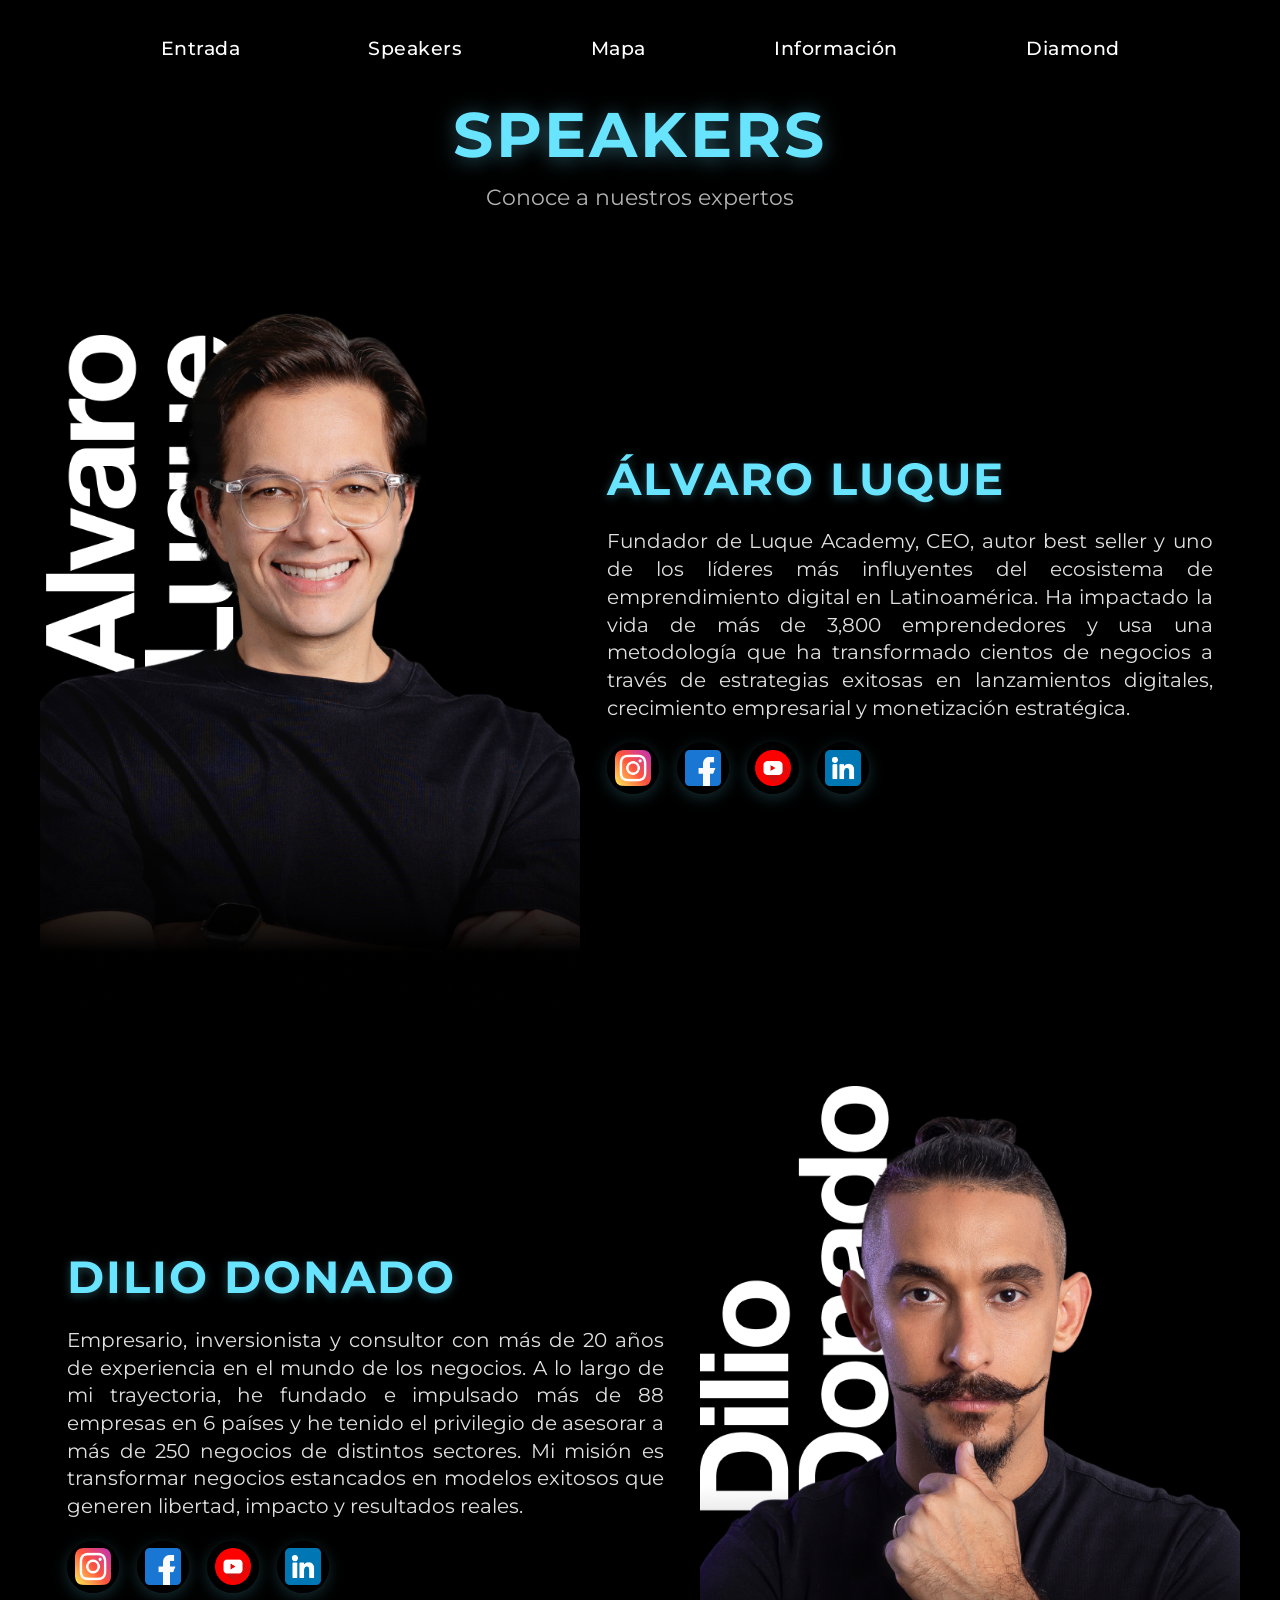
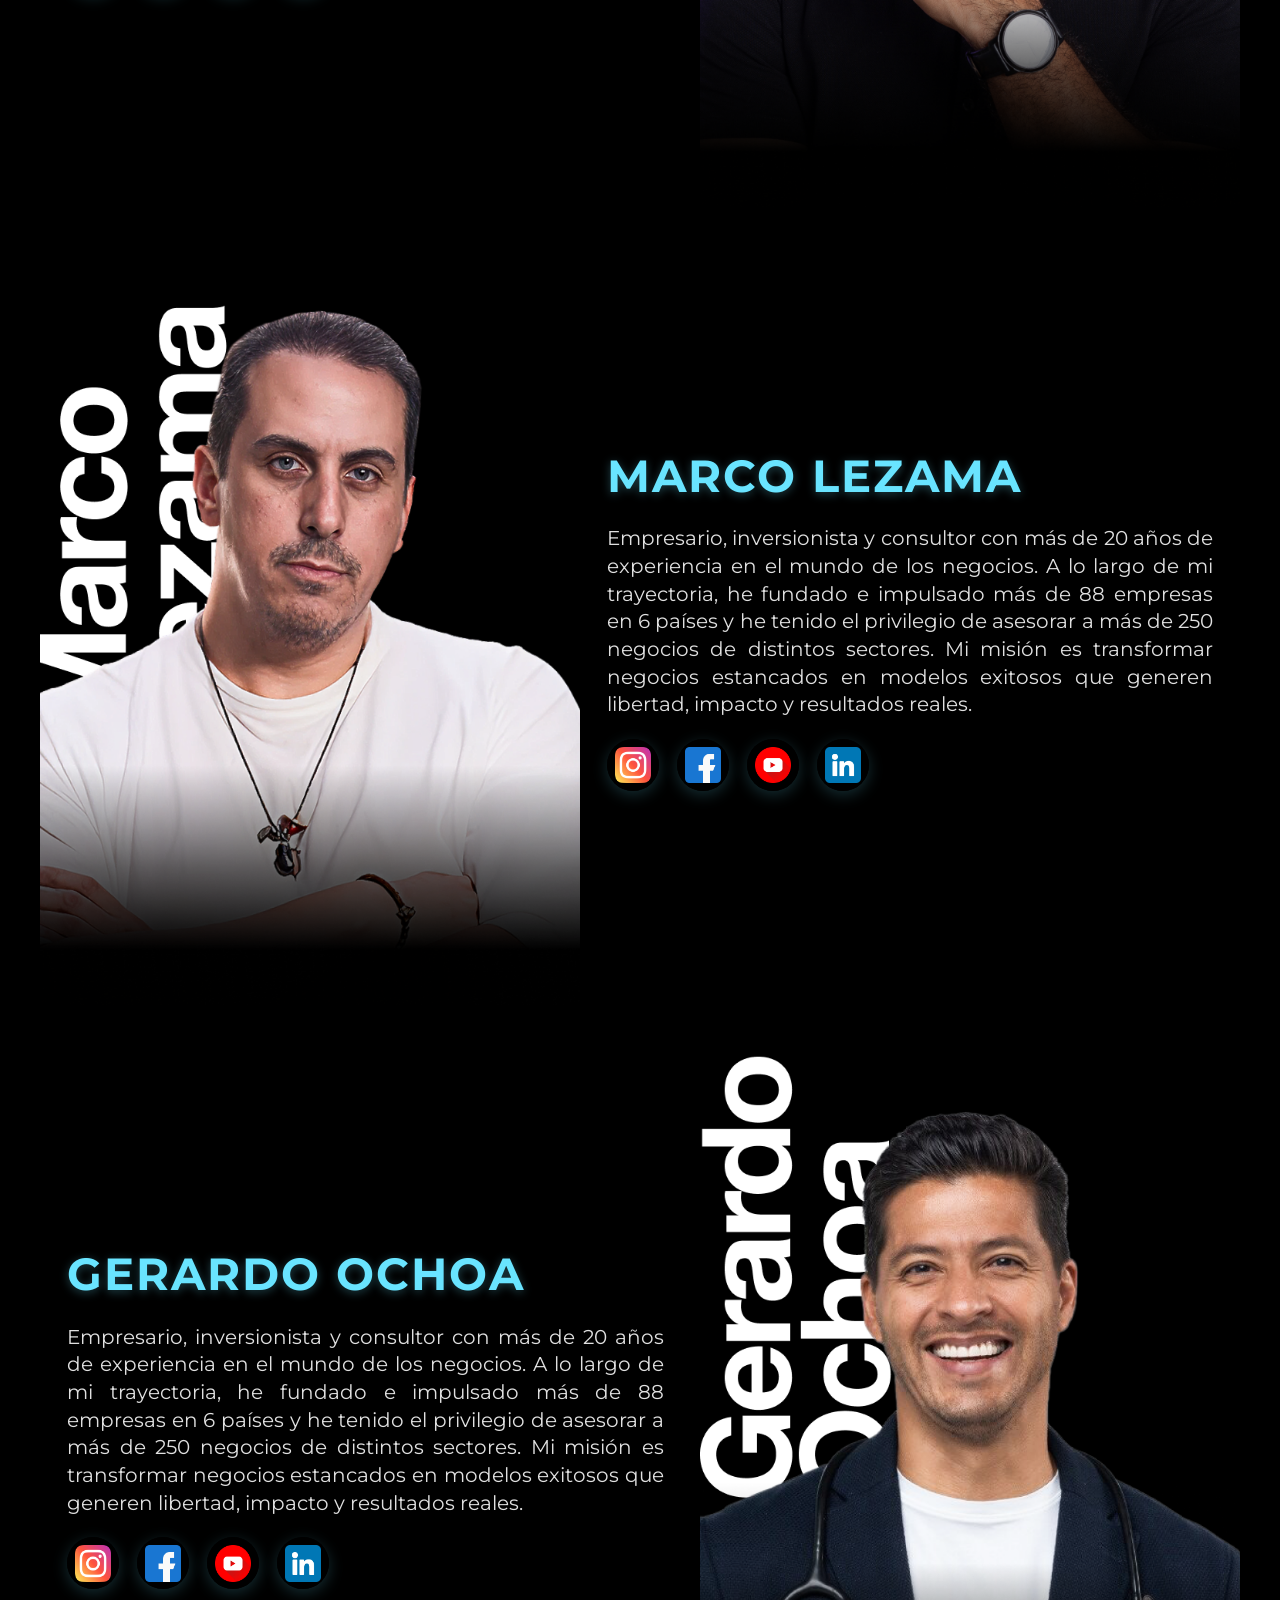
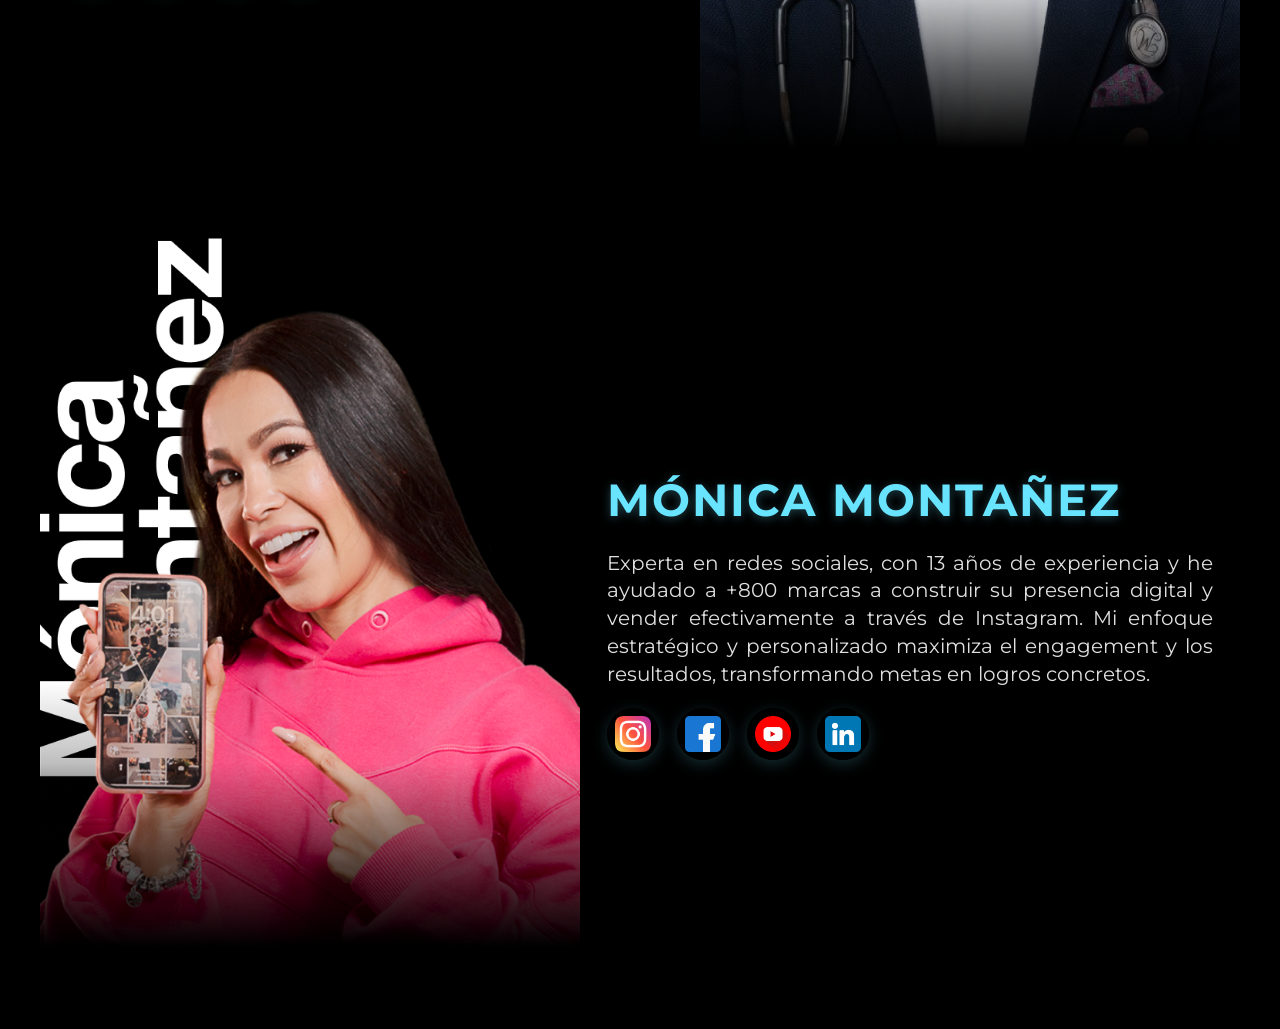
<file: DS2/speakers/speakers.html>
<!DOCTYPE html>
<html lang="es">

<head>
  <meta charset="UTF-8">
  <meta name="viewport" content="width=device-width, initial-scale=1.0">
  <title>Speakers - Luque Business Summit</title>
  <link rel="icon" type="image/png" href="../DS_WebFavicon.png">
  <link rel="stylesheet" href="Style.css">
  <link rel="stylesheet" href="../Style.css">
  <link href="https://fonts.googleapis.com/css2?family=Montserrat:wght@400;500;600;700&display=swap" rel="stylesheet">

  <!-- AOS (Animate On Scroll) -->
  <link href="https://unpkg.com/aos@2.3.1/dist/aos.css" rel="stylesheet">
</head>

<body>
  <div class="header">
    <nav class="nav">
      <ul class="nav-list">
        <li class="nav-item"><a href="../Index.html" class="nav-link">Entrada</a></li>
        <li class="nav-item"><a href="#" class="nav-link">Speakers</a></li>
        <li class="nav-item"><a href="../mapa/Mapa.html" class="nav-link">Mapa</a></li>
        <li class="nav-item"><a href="../info/Info.html" class="nav-link">Información</a></li>
        <li class="nav-item"><a href="../diamond/Diamond.html" class="nav-link">Diamond</a></li>
      </ul>
    </nav>
  </div>

  <main>
    <div class="speakers-container">
      <!-- Título Principal -->
      <div class="speakers-title" data-aos="fade-down" data-aos-duration="1000">
        <h1>SPEAKERS</h1>
        <p class="subtitle">Conoce a nuestros expertos</p>
      </div>

      <!-- Speaker 1 - Álvaro Luque - Entra por la DERECHA -->
      <div class="speaker-card" data-aos="fade-right" data-aos-duration="800" data-aos-delay="100">
        <div class="speaker-image">
          <img src="/DS2/speakers/speaker3.jpg" alt="Álvaro Luque">
        </div>
        <div class="speaker-content">
          <h2 class="speaker-name">ÁLVARO LUQUE</h2>
          <p class="speaker-description">
            Fundador de Luque Academy, CEO, autor best seller y uno de los líderes más influyentes
            del ecosistema de emprendimiento digital en Latinoamérica. Ha impactado la vida de
            más de 3,800 emprendedores y usa una metodología que ha transformado cientos de
            negocios a través de estrategias exitosas en lanzamientos digitales, crecimiento
            empresarial y monetización estratégica.
          </p>
          <div class="social-links">
            <a href="#" class="social-link instagram" target="_blank"><img src="instagram.png" alt="Instagram" style="width:70%;height:70%;object-fit:contain;"></a>
            <a href="#" class="social-link instagram" target="_blank"><img src="facebook.png" alt="Instagram" style="width:70%;height:70%;object-fit:contain;"></a>
            <a href="#" class="social-link instagram" target="_blank"><img src="youtube.png" alt="Instagram" style="width:70%;height:70%;object-fit:contain;"></a>
            <a href="#" class="social-link instagram" target="_blank"><img src="linkedin.png" alt="Instagram" style="width:70%;height:70%;object-fit:contain;"></a>
          </div>
        </div>
      </div>

      <!-- Speaker 2 - Layout invertido: descripción izquierda, foto derecha - Entra por la IZQUIERDA -->
      <div class="speaker-card speaker-reverse" data-aos="fade-left" data-aos-duration="800" data-aos-delay="200">
        <div class="speaker-image">
          <img src="speaker1.jpg" alt="Mike Johnson">
        </div>
        <div class="speaker-content">
          <h2 class="speaker-name">DILIO DONADO</h2>
          <p class="speaker-description">
            Empresario, inversionista y consultor con más de 20 años de experiencia en el mundo de los negocios. A lo
            largo de mi trayectoria, he fundado e impulsado más de 88 empresas en 6 países y he tenido el privilegio de
            asesorar a más de 250 negocios de distintos sectores. Mi misión es transformar negocios estancados en
            modelos exitosos que generen libertad, impacto y resultados reales.
          </p>
          <div class="social-links">
            <a href="#" class="social-link instagram" target="_blank"><img src="instagram.png" alt="Instagram" style="width:70%;height:70%;object-fit:contain;"></a>
            <a href="#" class="social-link instagram" target="_blank"><img src="facebook.png" alt="Instagram" style="width:70%;height:70%;object-fit:contain;"></a>
            <a href="#" class="social-link instagram" target="_blank"><img src="youtube.png" alt="Instagram" style="width:70%;height:70%;object-fit:contain;"></a>
            <a href="#" class="social-link instagram" target="_blank"><img src="linkedin.png" alt="Instagram" style="width:70%;height:70%;object-fit:contain;"></a>
          </div>
        </div>
      </div>

      <!-- Speaker 3 - Entra por la DERECHA -->
      <div class="speaker-card" data-aos="fade-right" data-aos-duration="800" data-aos-delay="300">
        <div class="speaker-image">
          <img src="speaker2.jpg" alt="Laura González">
        </div>
        <div class="speaker-content">
          <h2 class="speaker-name">MARCO LEZAMA</h2>
          <p class="speaker-description">
            Empresario, inversionista y consultor con más de 20 años de experiencia en el mundo de los negocios. A lo
            largo de mi trayectoria, he fundado e impulsado más de 88 empresas en 6 países y he tenido el privilegio de
            asesorar a más de 250 negocios de distintos sectores. Mi misión es transformar negocios estancados en
            modelos exitosos que generen libertad, impacto y resultados reales.
          </p>
           <div class="social-links">
            <a href="#" class="social-link instagram" target="_blank"><img src="instagram.png" alt="Instagram" style="width:70%;height:70%;object-fit:contain;"></a>
            <a href="#" class="social-link instagram" target="_blank"><img src="facebook.png" alt="Instagram" style="width:70%;height:70%;object-fit:contain;"></a>
            <a href="#" class="social-link instagram" target="_blank"><img src="youtube.png" alt="Instagram" style="width:70%;height:70%;object-fit:contain;"></a>
            <a href="#" class="social-link instagram" target="_blank"><img src="linkedin.png" alt="Instagram" style="width:70%;height:70%;object-fit:contain;"></a>
          </div>
        </div>
      </div>

      <!-- Speaker 4 - Layout invertido: descripción izquierda, foto derecha - Entra por la IZQUIERDA -->
      <div class="speaker-card speaker-reverse" data-aos="fade-left" data-aos-duration="800" data-aos-delay="400">
        <div class="speaker-image">
          <img src="speaker4.jpg" alt="Gerardo Morales">
        </div>
        <div class="speaker-content">
          <h2 class="speaker-name">GERARDO OCHOA</h2>
          <p class="speaker-description">
            Empresario, inversionista y consultor con más de 20 años de experiencia en el mundo de los negocios. A lo
            largo de mi trayectoria, he fundado e impulsado más de 88 empresas en 6 países y he tenido el privilegio de
            asesorar a más de 250 negocios de distintos sectores. Mi misión es transformar negocios estancados en
            modelos exitosos que generen libertad, impacto y resultados reales.
          </p>
           <div class="social-links">
            <a href="#" class="social-link instagram" target="_blank"><img src="instagram.png" alt="Instagram" style="width:70%;height:70%;object-fit:contain;"></a>
            <a href="#" class="social-link instagram" target="_blank"><img src="facebook.png" alt="Instagram" style="width:70%;height:70%;object-fit:contain;"></a>
            <a href="#" class="social-link instagram" target="_blank"><img src="youtube.png" alt="Instagram" style="width:70%;height:70%;object-fit:contain;"></a>
            <a href="#" class="social-link instagram" target="_blank"><img src="linkedin.png" alt="Instagram" style="width:70%;height:70%;object-fit:contain;"></a>
          </div>
        </div>
      </div>


      <!-- Speaker 5 - Entra por la DERECHA -->
      <div class="speaker-card" data-aos="fade-right" data-aos-duration="800" data-aos-delay="500">
        <div class="speaker-image">
          <img src="speaker5.jpg" alt="Laura González">
        </div>
        <div class="speaker-content">
          <h2 class="speaker-name">MÓNICA MONTAÑEZ</h2>
          <p class="speaker-description">
            Experta en redes sociales, con 13 años de experiencia y he ayudado a +800 marcas a construir su presencia
            digital y vender efectivamente a través de Instagram. Mi enfoque estratégico y personalizado maximiza el
            engagement y los resultados, transformando metas en logros concretos.
          </p>
          <div class="social-links">
            <a href="#" class="social-link instagram" target="_blank"><img src="instagram.png" alt="Instagram" style="width:70%;height:70%;object-fit:contain;"></a>
            <a href="#" class="social-link instagram" target="_blank"><img src="facebook.png" alt="Instagram" style="width:70%;height:70%;object-fit:contain;"></a>
            <a href="#" class="social-link instagram" target="_blank"><img src="youtube.png" alt="Instagram" style="width:70%;height:70%;object-fit:contain;"></a>
            <a href="#" class="social-link instagram" target="_blank"><img src="linkedin.png" alt="Instagram" style="width:70%;height:70%;object-fit:contain;"></a>
          </div>
        </div>
      </div>


    </div>
  </main>

  <!-- AOS JavaScript -->
  <script src="https://unpkg.com/aos@2.3.1/dist/aos.js"></script>
  <script>
    // Inicializar AOS
    AOS.init({
      duration: 800, // Duración base de las animaciones
      easing: 'ease-in-out', // Tipo de easing
      once: true, // Animar solo una vez
      offset: 50, // Offset desde el trigger point
      delay: 100, // Delay global
    });
  </script>
</body>

</html>
</file>
<file: DS2/speakers/Style.css>
/* Estilos para la página de Speakers */

html {
    overflow: auto !important;
    -ms-overflow-style: auto !important;
    scrollbar-width: auto !important;
}

html::-webkit-scrollbar {
    display: block !important;
}

body {
    background-color: #000;
    margin: 0;
    font-family: 'Montserrat', Arial, sans-serif;
    color: white;
    overflow: auto !important; /* Forzar scroll y sobreescribir CSS principal */
    position: static !important; /* Sobreescribir position fixed del CSS principal */
    width: auto !important;
    height: auto !important;
    max-width: none !important;
}

main {
    margin-top: 0;
    padding-top: 0;
}

.speakers-container {
    display: flex;
    flex-direction: column;
    align-items: center;
    padding: 1em 0.5em;
    padding-top: 0;
    min-height: auto;
    gap: 1em; /* Mucho menos espacio entre speakers */
}

.speakers-title {
    text-align: center;
    margin-bottom: 0.5em; /* Menos espacio después del título */
}

.speakers-title h1 {
    font-size: 3.5em;
    font-weight: 700;
    color: #69E4FF;
    text-shadow: 0 2px 20px rgba(105, 228, 255, 0.4);
    letter-spacing: 3px;
    margin: 0;
}

.speakers-title .subtitle {
    font-size: 1.2em;
    color: #e0e0e0;
    margin: 0.5em 0 0 0;
    opacity: 0.8;
}

.speaker-card {
    display: flex;
    max-width: 1200px;
    width: 100%;
    margin-bottom: 0.5em; /* Mucho menos margen entre tarjetas */
    /* Removemos todo el efecto de recuadro */
    /* background: rgba(255, 255, 255, 0.02); */
    /* backdrop-filter: blur(10px); */
    /* border-radius: 20px; */
    /* overflow: hidden; */
    /* box-shadow: 0 20px 40px rgba(0, 0, 0, 0.3); */
    /* border: 1px solid rgba(255, 255, 255, 0.1); */
}

/* Layout alternado: imagen derecha, contenido izquierda en desktop */
.speaker-card.speaker-reverse {
    flex-direction: row-reverse;
}

/* Ajustar padding del contenido en layout reverso - solo en desktop */
@media (min-width: 769px) {
    .speaker-card.speaker-reverse .speaker-content {
        padding-right: 2em; /* Reducir espacios en layout reverso */
        padding-left: 1.5em;
    }
    
    /* Asegurar que el patrón alternado funcione correctamente */
    .speaker-card {
        flex-direction: row; /* Imagen izq, contenido der */
    }
    
    .speaker-card.speaker-reverse {
        flex-direction: row-reverse; /* Imagen der, contenido izq */
    }
}

.speaker-image {
    flex: 0 0 45%;
    position: relative;
}

.speaker-image img {
    width: 100%;
    height: 100%;
    object-fit: cover;
    display: block;
}

/* Asegurar que en móviles no se recorte */
@media (max-width: 768px) {
    .speaker-image img {
        object-fit: contain; /* No recortar en móviles */
    }
}

.speaker-content {
    flex: 1;
    padding: 1.5em; /* Reducir padding interno */
    display: flex;
    flex-direction: column;
    justify-content: center;
}

.speaker-name {
    font-size: 2.5em;
    font-weight: 700;
    margin: 0 0 0.5em 0; /* Menos margen debajo del nombre */
    color: #69E4FF;
    text-shadow: 0 2px 10px rgba(105, 228, 255, 0.3);
    letter-spacing: 2px;
}

.speaker-description {
    font-size: 1.1em;
    line-height: 1.4; /* Menor interlineado */
    color: #e0e0e0;
    margin: 0 0 1em 0; /* Menos margen debajo de la descripción */
    text-align: justify;
}

.social-links {
    display: flex;
    gap: 1em;
}

.social-link {
    display: inline-flex;
    align-items: center;
    justify-content: center;
    width: 52px;
    height: 52px;
    border-radius: 50%;
    background: linear-gradient(135deg, #000000 0%, #000000 50%, #000000 100%);
    text-decoration: none;
    font-size: 1.4em;
    transition: transform 0.3s ease, box-shadow 0.3s ease;
    box-shadow: 0 4px 15px rgba(105, 228, 255, 0.2);
}

.social-link:hover {
    transform: translateY(-5px) scale(1.1);
    box-shadow: 0 8px 25px rgba(105, 228, 255, 0.4);
}

/* Responsive Design */
@media (max-width: 768px) {
    .speakers-container {
        padding-top: 0;
        gap: 0.5em; /* Mínimo espacio en móvil */
    }
    
    .speakers-title h1 {
        font-size: 2.5em;
    }
    
    /* En móvil, todos los speakers en columna (imagen arriba, contenido abajo) */
    .speaker-card,
    .speaker-card.speaker-reverse {
        flex-direction: column !important; /* Forzar columna en móvil */
        margin: 0.5em;
    }
    
    /* Resetear padding del contenido en móvil */
    .speaker-card .speaker-content,
    .speaker-card.speaker-reverse .speaker-content {
        padding: 1em 1em; /* Padding más compacto en móvil */
    }
    
    .speaker-image {
        flex: none;
        height: auto; /* Altura automática para mantener proporción */
        max-height: 50vh; /* Máximo 50% de la altura de pantalla */
    }
    
    .speaker-image img {
        width: 100%;
        height: auto; /* Altura automática para mantener proporción */
        object-fit: contain; /* Contener sin recortar */
        max-height: 50vh; /* Limitar altura máxima */
    }
    
    .speaker-content {
        padding: 2em 1.5em;
    }
    
    .speaker-name {
        font-size: 2em;
        text-align: center;
    }
    
    .speaker-description {
        font-size: 1em;
    }
    
    .social-links {
        justify-content: center;
    }
}

@media (max-width: 480px) {
    .speakers-container {
        padding: 0.25em;
        padding-top: 0;
        gap: 0.25em; /* Mínimo espacio en móviles pequeños */
    }
    
    .speakers-title h1 {
        font-size: 2em;
    }
    
    .speakers-title .subtitle {
        font-size: 1em;
    }
    
    .speaker-image {
        max-height: 60vh; /* Un poco más de altura en móviles pequeños */
    }
    
    .speaker-image img {
        max-height: 60vh; /* Consistente con el contenedor */
    }
    
    .speaker-content {
        padding: 1.5em 1em;
    }
    
    .speaker-name {
        font-size: 1.5em;
    }
    
    .speaker-description {
        font-size: 0.9em;
    }
    
    .social-link {
        width: 45px;
        height: 45px;
        font-size: 1.3em;
    }
}
</file>
<file: DS2/Style.css>
@media (max-width: 900px) {
  .menu-header {
    position: fixed;
    top: 0;
    left: 0;
    transform: none;
    width: 100vw;
    height: auto;
    background: #23272b;
    z-index: 9999;
    display: flex;
    flex-direction: row;
    justify-content: flex-start;
    align-items: center;
    box-shadow: 0 2px 8px rgba(0,0,0,0.18);
    border-radius: 0 0 8px 8px;
    padding: 0.5em 0.5em;
    margin-top: 0;
  }
  .menu-toggle {
    display: block;
    background: none;
    border: none;
    color: #fff;
    font-size: 2em;
    margin-left: 1em;
    cursor: pointer;
    z-index: 10000;
  }
  .nav {
    width: 100vw;
    flex-direction: column;
    align-items: flex-start;
    justify-content: flex-start;
    height: auto;
    display: flex;
  }
  .nav-list {
    display: none;
    flex-direction: column;
    gap: 0;
    width: 100vw;
    align-items: stretch;
    justify-content: flex-start;
    margin: 0;
    padding: 0;
    height: auto;
    background: #23272b;
    box-shadow: 0 2px 8px rgba(0,0,0,0.18);
    position: absolute;
    top: 100%;
    left: 0;
    border-radius: 0 0 8px 8px;
  }
  .nav-list.active {
    display: flex;
  }
  .nav-link {
    font-size: 1.1rem;
    color: #fff;
    text-align: left;
    width: 100vw;
    padding: 1em 2em;
    border-bottom: 1px solid #333;
    background: none;
    font-weight: 600;
    letter-spacing: 1px;
    transition: background 0.2s, color 0.2s;
  }
  .nav-link:hover {
    background: #181a1b;
    color: #69E4FF;
  }
  .nav-link:last-child {
    border-bottom: none;
  }
}
@media (min-width: 901px) {
  .menu-toggle {
    display: none !important;
  }
  .nav-list {
    display: flex !important;
    flex-direction: row;
    gap: 3em;
    background: transparent;
    position: static;
    box-shadow: none;
    border-radius: 0;
    width: auto;
    align-items: center;
    justify-content: center;
    padding: 1em 0;
  }
  .nav-link {
    font-size: 1.2rem;
    color: #fff;
    text-align: center;
    width: auto;
    padding: 0.7em 1em;
    border: none;
    background: none;
    font-weight: 500;
    letter-spacing: 0.5px;
    transition: color 0.2s;
  }
  .nav-link:hover {
    color: #69E4FF;
    background: none;
  }
}
canvas#particleCanvas, .spotlight {
    pointer-events: none;
}
/* Menú fijo y siempre visible */
.menu-header {
    position: fixed;
    top: 0;
    left: 0;
    width: 100vw;
    z-index: 1000;
        background: transparent;
    box-shadow: 0 2px 8px rgba(0,0,0,0.08);
}
.menu-header .nav {
    width: 100vw;
    display: flex;
    justify-content: center;
    align-items: center;
}
.menu-header .nav-list {
    display: flex;
    gap: 3em;
    list-style: none;
    margin: 0;
    padding: 1em 0;
}
.menu-header .nav-link {
    color: #fff;
    font-size: 1.2rem;
    font-weight: 500;
    text-decoration: none;
    transition: color 0.3s;
}
.menu-header .nav-link:hover {
    color: #69E4FF;
}
    .hero {
        top: 6em !important;
    }
    .heroP {
        top: 20.6em !important;
    }
    .heroSubP {
        top: 18em !important;
    }
/* @import url('https://fonts.cdnfonts.com/css/hubot-sans'); */
@import url('https://fonts.googleapis.com/css2?family=Montserrat:wght@400;500;600;700&display=swap');
*{ 
    box-sizing: border-box; 
    -webkit-font-smoothing: antialiased; 
    text-rendering: optimizeLegibility; 
    scroll-behavior: smooth;}

html.use body { height: 100%; }

html::-webkit-scrollbar { display: none; }
html { -ms-overflow-style: none; scrollbar-width: none; }

body {
    background-image: url('/Recursos/img/Fondo.png');
    margin: 0;
    font-family: 'Montserrat', Arial, sans-serif;
    background-repeat: no-repeat;
    background-size: cover; /* Ocupa todo el fondo en cualquier pantalla */
    background-position: center; /* Centra la imagen */
    background-blend-mode: darken;
    font-size: max(calc(var(--_size) * 0.03), 10px);
    --_factor: min(600px, 100vh);
    --_size: min(var(--_factor), 100vw);
    width: 100vw;
    min-height: 100vh;
    max-width: 100vw;
}

body.gold .header h2 ,
body.gold p,
body.gold > * > * :not(.contact-btn) {  
    filter: invert(1) brightness(4.7);
}
body.gold .header h2 a{
    filter: hue-rotate(0deg);
}
body.gold canvas {
    filter: drop-shadow(2em 4em 0px #d8bd10) drop-shadow(-8em -14em 0px #d8bd10);
}
body.gold .header .spotlight {
    filter: invert(1) brightness(4.7) opacity(0.5);
}

body.gold .content-section,
body.gold .content-section ::before,
body.gold .content-section ::after{
    filter: invert(1) brightness(4.4) opacity(1);
}

/* h2 {
    font-family: 'Montserrat', sans-serif;
} */
h2, p {
    margin: 0; padding: 0;
}
h2 a {
    text-decoration: none;
    color: unset;
}

.header {
    display: flex; 
    justify-content: center;
    align-items: center;
    
    width: 100vw;
    color: #00BEBE;
    padding: 2em; 
    opacity: 1;
}


.nav {
    padding: 0; /* Elimina el padding superior e inferior */
}

.nav-list {
    display: flex;
    column-gap: 5em; /* Aumenta el espacio entre los elementos del menú */
    list-style: none; /* Elimina los puntos de la lista */
    margin: 0; /* Elimina el margen por defecto */
    padding: 0; /* Elimina el padding por defecto */
}

/* .nav-item {
    gap: 50em;
} */

.nav-link {
    text-decoration: none;
    color: rgb(255, 255, 255);
    font-size: 1.2rem;
    font-weight: 500;
    transition: color 0.3s; /* Mejora la transición solo para el color */
}

.nav-link:hover {
    color: rgb(255, 255, 255);
    text-shadow: 0 2px 8px rgba(255, 255, 255, 0.822); /* Añade un efecto de sombra al pasar el mouse */
}


body.gold .header > div.mid-spot:hover {
    box-shadow: -0.3em 0.1em 0.2em 0 #00BEBE;
}

body.gold .header > div.mid-spot {
    box-shadow: 0 0 1em 0 #d8bd10;
}



button.contact-btn {
    position: absolute; left: min(46em, 60vw); right: 0; margin: 0 auto;
    width: 8em; height: 2.4em;
    cursor: pointer;
    border-radius: 20em;
    border: none;
    transition: background 0.5s, transform 0.5s;
    
    border: 1px solid #c2ccff33;
    opacity: 1;
    padding-top: 0.3em;

    background: #121521;
    color: #00BEBE;
    white-space:nowrap;
}
button.contact-btn::before {
    content: ''; display: block; position:absolute; left: 0; top:0; border-radius: 20em;
    width: 100%; height: 100%;
    background: #c2ccff91 radial-gradient(farthest-side at 50% 100%, #c2ccff, transparent);
    opacity: 0.1;
    transition: all 0.4s ease-in-out;
}
button.contact-btn:hover::before {
    background: #c2ccff1e radial-gradient(farthest-side at 50% 100%, #c2ccff, transparent);
    opacity: 0.3;
}
.contact-btn .glow {
    --border-width: 1px;
    --loop-cycle: 24s;
    position: absolute;
    inset: calc(var(--border-width)* -1);
    border-radius: 50px;
    border: var(--border-width) solid transparent;
    -webkit-mask: linear-gradient(transparent, transparent), linear-gradient(white, white);
    mask: linear-gradient(transparent, transparent), linear-gradient(white, white);
    -webkit-mask-clip: padding-box, border-box;
    mask-clip: padding-box, border-box;
    -webkit-mask-composite: source-in, xor;
    mask-composite: intersect;
    pointer-events: none;
}
button.contact-btn:hover .glow {
    --loop-cycle: 2s;
}
.contact-btn .glow::after, .contact-btn .glow::before {
    content: "";
    height: 100%;
    offset-anchor: 100% 50%;
    background: radial-gradient(circle at 50% 50%, hsla(0, 0%, 100%, 0.75), transparent 50%), radial-gradient(circle at 50% 50%, #c2ccff 50%, transparent);
    opacity: 0.4;
    offset-path: rect(0 100% 100% 0 round 33px);
    position: absolute;
    display: inline-block;
    aspect-ratio: 1 / 1;
    transition: opacity 1s ease-in-out;
}
.contact-btn-content {
    background: linear-gradient(0deg, #d8ecf8, #98c0ef);
    background-clip: text;
    -webkit-text-fill-color: transparent;
    font-size: 1.2em;
    line-height: 142%;
}
button.contact-btn:hover .glow::after, button.contact-btn:hover .glow::before {
    opacity: 0.6;
}


.header .spotlight {
    pointer-events: none;
    position: absolute; left: 0; right: 0; top:0; margin: 0 auto;
    transition: filter 1s ease-in-out;
    height: 60em; width: 100%;
    overflow: hidden;
}
.header .spotlight > div {
    border-radius: 0 0 50% 50%;
    position: absolute; left: 0; right: 0; margin: 0 auto; 
    top: 3em;
    width: 30em; 
    height: max(60em, 100vh);
    background-image: conic-gradient(from 0deg at 50% -5%, transparent 45%, #3d3d3d28 49%, rgba(65, 65, 65, 0.459) 50%, rgba(63, 63, 63, 0.3) 51%, transparent 55%);
    transform-origin: 50% 0;
    filter: blur(15px) opacity(0.5);
    z-index: -1;
    scale: 1;
}
.header .spotlight > div:nth-child(1){ 
    rotate: 20deg;
}
.header .spotlight > div:nth-child(2){ 
    rotate: -20deg;
}


canvas#particleCanvas {
    position: absolute; pointer-events: none;
    z-index: 1;
    width: 100%;
    height: 100%;
    opacity: 1;
}   

p {
    font-size: 1.5em;
}

.hero {
    display: flex;
    align-items: center;
    justify-content: center;
    width: 100%;
    height: 100%;
    max-height: 140px;
    position: absolute; 
    top: 10em;
}




.heroP {
    font-size: 1.2em;
    position: absolute; left: 0; right: 0; top: 24em; margin: auto;
    height: fit-content; width: fit-content; text-align: center;
    opacity: 1;
    color: #d8ecf8;
    text-shadow: 0 2px 16px rgba(174,207,242,.24);
    background: linear-gradient(0deg, #d8ecf8 0, #98c0ef 100%);
    background-clip: text;
    -webkit-background-clip: text;
    -webkit-text-fill-color: transparent;
}


.heroSubP {
    width: 35%;
    text-align: center;
    position: absolute; 
    left: 0; 
    right: 0; 
    top: 21em; 
    margin: auto;
    height: fit-content;
    opacity: 0.7;
}

.use {
    width: 26%;
    text-align: center;
    position: absolute; 
    left: 0; 
    right: 0; 
    top: 30em; 
    margin: auto;
    height: fit-content;
    opacity: 0.7;
}

.use p {
    font-size: 1em;
    position: relative; width: fit-content; margin: auto;
    color: #d8ecf8;
    text-shadow: 0 2px 16px rgba(174,207,242,.24);
    background: linear-gradient(0deg, #d8ecf8 0, #98c0ef 100%);
    background-clip: text;
    -webkit-background-clip: text;
    -webkit-text-fill-color: transparent;
}

/* Estilos para el texto */
.use label {
    font-size: 0.8rem;
    color: #d8ecf8; /* Color del texto */
}

.use a{
    color: white;
}


#consentCheckbox {
    width: 12px; /* Ancho del checkbox */
    height: 12px; /* Altura del checkbox */
    margin-right: 10px; /* Espacio entre el checkbox y el texto */
    cursor: pointer; /* Cambia el cursor al pasar sobre el checkbox */
}

/* Efecto al pasar el mouse sobre el checkbox */
#consentCheckbox:hover {
    outline: 2px solid #007BFF; /* Resalta el checkbox al pasar el mouse */
}



.heroSubP p {
    font-size: 1.2em;
    font-weight: 700;
    position: relative; width: fit-content; margin: auto;
    color: #d8ecf8;
    text-shadow: 0 2px 16px rgba(174,207,242,.24);
    background: linear-gradient(0deg, #d8ecf8 0, #98c0ef 100%);
    background-clip: text;
    -webkit-background-clip: text;
    -webkit-text-fill-color: transparent;
}
.heroSubP p::before,
.heroSubP p::after {
    position: absolute; top: 60%; 
    display: block; content: '';
    width: 5em; height: 1px;
    opacity: 0.3;
}

.heroSubP p::before{
    background: linear-gradient( -90deg, #9dc3f7 0%, transparent 100%);
    right: 120%;
    translate: -5em 0;
}
.heroSubP p::after {
    background: linear-gradient( 90deg, #9dc3f7 0%, transparent 100%);
    left: 120%;
    translate: 5em 0;
}


.title {   
    display: flex;
    justify-content: center;
    text-align: center;
    padding: 15px;
    width: 40%;
}

.title img {
    margin-left: 25px;
    margin-top: 90px;
    max-width: 80%;
    height: auto;
    opacity: 1;
    transform: scale(1);
}

.hero-spacer {
    height: 40em;
    pointer-events: none;
}

.content-section {
    position: relative;
    z-index: 1112;
    color: #69E4FF;
    width: 100%;
    text-align: center;
    padding: 16em 0 12em 0;
    overflow: hidden;
}

.content-section p.subt {
    color: #d8ecf8be;
    font-size: 0.8em;
    font-weight: 200;
    position: relative;
    width: fit-content;
    margin: auto;
}
.content-section h3 {
    margin: 0.4em 0 0.6em 0;
    font-size: 2.3em;
    font-weight: 600;
    color: #69E4FF;
    text-shadow: 0 2px 16px rgba(174,207,242,.24);
    background: linear-gradient(0deg, #69E4FF 0, #69E4FF 100%);
    background-clip: text;
    -webkit-background-clip: text;
    -webkit-text-fill-color: transparent;
}
.content-section p.subp {
    color: #d8ecf8be;
    font-size: 1em;
    font-weight: 400;
    max-width: 26em;
    margin: auto;
}

.content-section p.subt::before,
.content-section p.subt::after {
    position: absolute; top: 60%; 
    display: block; content: '';
    width: 5em; height: 1px;
    opacity: 0.5;
}
.content-section p.subt::before{
    background: linear-gradient( -90deg, #9dc3f7 0%, transparent 100%);
    right: 120%;
    top: 50%;
}
.content-section p.subt::after {
    background: linear-gradient( 90deg, #9dc3f7 0%, transparent 100%);
    left: 120%;
    top: 50%;
}

.content-section .content-acc {
    position: absolute;
    left: 0; right: 0; top: 25%; margin: auto;
    display: flex; justify-content: center;
}
.content-section .content-acc div{
    width: 10em; height: 10em;
    border-radius: 50%;
    box-shadow: 
    -1em -0.2em 0.4em -1.1em #69E4FF,
    inset 0em 0em 0em 2px #69E4FF,
    inset 0.2em 0.3em 0.2em -0.2em #69E4FF,
    inset -1.2em 2.3em 2em -0.5em #d4e6ff2f;
    background: #121521;
    z-index: 1;
    filter: brightness(0.8);
    background: repeating-radial-gradient( at 50% 50%, transparent 0%, #c2ccff22 2px, transparent 4px);
    translate: -18em;
}
.content-section .content-acc div:nth-child(2){
    translate: 18em 12em;
    border-radius: 2em;
    box-shadow: 
    -1em -0.2em 0.4em -1.1em #c2ccff,
    inset 0em 0em 0em 2px #c2ccff,
    inset 0.2em 0.3em 0.2em -0.2em #c2ccff,
    inset 10.8em 11.3em 2em -10.5em #d4e6ff2f;
}

.input-container-custom {
    font-size: 1em;
    position: absolute; 
    top: 26em; /* Ajusta este valor según la posición deseada */
    margin: auto;
    height: fit-content;
    width: 100%;
    text-align: center;
    opacity: 1; /* Aseguramos que el contenedor sea visible */
    transform: translateY(0); /* Usamos 'transform' en lugar de 'translate' */
    color: #d8ecf8;
    text-shadow: 0 2px 16px rgba(174,207,242,.24);
}

#submitBtnCustom:disabled {
    background: linear-gradient(135deg, #666 0%, #888 50%, #999 100%); /* Degradado gris para deshabilitado */
    color: #ccc; 
    cursor: not-allowed; /* Cambia el cursor para indicar que está deshabilitado */
    box-shadow: none; /* Sin sombra cuando está deshabilitado */
    transform: none; /* Sin efectos de transformación */
}


#emailInputCustom, #submitBtnCustom {
    font-family: 'Montserrat', Arial, sans-serif;
    padding: 0.5em;
    font-size: 1em;
    border-radius: 1vh;
    border: 1px solid #69E4FF;
    background-color: rgba(186, 215, 247, 0.1);
    color: white; /* Color blanco para el texto */
    text-shadow: 0 2px 16px rgba(174, 207, 242, .24);
    transition: background-color 0.3s, border-color 0.3s;
    margin-right: 0.5em;
}

#emailInputCustom {
    width: 20em; /* Hacer el input de correo más largo */
}

#emailInputCustom:focus {
    border-color: #f5f5f5;
    background-color: #666;
}

#submitBtnCustom {
    cursor: pointer;
    font-size: 1em;
    background: linear-gradient(135deg, #87CEEB 0%, #87CEEB 10%, #7600FF 100%); /* Degradado azul */
    color: white;
    border: none; /* Sin borde para el efecto degradado */
    font-weight: bold; /* Texto en negrita para mayor legibilidad */
    transition: background 0.3s, transform 0.2s, box-shadow 0.3s;
    box-shadow: 0 4px 15px rgba(105, 228, 255, 0.3); /* Sombra suave azul */
}

#submitBtnCustom:hover {
    background: linear-gradient(135deg, #3A7BC8 0%, #58D4FF 50%, #77BEDD 100%); /* Degradado más oscuro en hover */
    transform: translateY(-2px); /* Pequeño efecto de elevación */
    box-shadow: 0 6px 20px rgba(105, 228, 255, 0.4); /* Sombra más intensa */
}




/* Estilos para el checkbox */









/* Overlay para oscurecer el fondo cuando el modal está activo */
    /* .overlay {
        display: none;                     
        position: fixed;
        top: 0;
        left: 0;
        width: 100%;
        height: 100%;
        background-color: rgb(0, 0, 0); 
        z-index: 999;                      
    } */

    .ticket-container {
        height: 100vh; /* Ocupa todo el alto de la pantalla */
        width: 100vw; /* Ocupa todo el ancho de la pantalla */
        display: none;
        justify-content: center;
        align-items: center;
        flex-direction: column;
        padding-bottom: 15px;
        position: fixed;
        top: 0; /* Ajusta el modal al inicio de la pantalla */
        left: 0; /* Ajusta el modal al inicio de la pantalla */
        z-index: 1000;
        background-color: rgba(0, 0, 0, 0.5); /* Fondo semitransparente para destacar el modal */
        }



    /* Estilos del boleto */    
    .ticket {
        width: 22.81em;                   /* Ancho del boleto in pantallas normales */
        height: 36em;                     /* Alto del boleto in pantallas normales */
        background: url('DS/ENTRADA/PRUEBA-03.png') no-repeat center;
        background-size: contain;         /* Ajusta la imagen completa dentro del contenedor sin recortes */
        background-position: center;      /* Centra la imagen dentro del contenedor */
        position: relative;
        /* border: 2px solid #d3d3d3; */
        border-radius: 8px;
        display: flex;
        justify-content: center;
        align-items: center;
    }

    /* QR Code centrado dentro del boleto */
    .ticket img {
        width: 32.5%;
        background-color: #fff;
        position: absolute;
        top: 37%;
        left: 34%;
        /* transform: translate(-50%, -50%); */
    }

    /* Botones de acciones */
    .ticket-actions {
        margin-top: 1%;    
        display: flex;
        justify-content: space-around; /* Espaciado entre los botones */
        width: 37vh;
        padding: 10px;
        background-color: rgb(19, 19, 19);
        
    }


    #downloadBtn, #cancelBtn{
        font-size: 70%;
        border: 2px solid #BDFF00;
        color: #BDFF00;
        background-color: transparent;
        font-weight: bold;
        padding: 10px 20px;
        border-radius: 5px;
        cursor: pointer;
        border-radius: 1vh; 
    }

    /* Efecto hover para ambos botones */
    #downloadBtn:hover, #cancelBtn:hover {
        opacity: 0.6;
    }

    #serDiamond{
        font-size: 70%;
        border: 2px solid #8F00FF;
        color: #8F00FF;
        background-color: transparent;
        font-weight: bold;
        padding: 10px 20px;
        border-radius: 5px;
        cursor: pointer;
        border-radius: 1vh; 
        text-decoration: none;
    }

    /* Efecto hover para ambos botones */
    #serDiamond:hover {
        opacity: 0.6;
    }


    

/* Estilos del botón de cerrar */
.close-btn {
    background-color: transparent;
    border: none;
    padding: 0;
    padding-top: 0;
    position: absolute;
    top: 10px; /* Espaciado desde la parte superior del modal */
    right: 10px; /* Espaciado desde la parte derecha del modal */
    font-size: 50px; /* Tamaño del icono "X" */
    font-weight: bold;
    cursor: pointer;
    color: #FF0000; /* Color de la "X" */  
    z-index: 1001; /* Asegurarse de que el botón esté por encima del contenido del modal */
}

.close-btn:hover {
    color: #FF0000; /* Cambia a rojo al pasar el mouse */
}


/* Estilos para el modal único */
.modal-unique {
    display: none; /* Oculto por defecto */
    position: fixed;
    z-index: 1000;
    left: 0;
    top: 0;
    width: 100%;
    height: 100%;
    background-color: rgba(0, 0, 0, 0.699);
    justify-content: center;
    align-items: center;
  }
  
  .modal-content-unique {
    background-color: #e6e6e6;
    padding: 20px;
    border-radius: 8px;
    width: 90%;
    max-width: 500px;
    text-align: center;
    position: relative;
    z-index: 1000;
  }

  .modal-content-unique p{
    font-size: 0.8rem;
  }
  
  .close-btn-unique {
    position: absolute;
    top: 10px;
    right: 10px;
    font-size: 24px;
    cursor: pointer;
  }
  
  .modal-buttons-unique button {
    padding: 10px 20px;
    margin: 10px;
    border: none;
    border-radius: 5px;
    cursor: pointer;
    font-size: 16px;
  }
  
  .modal-buttons-unique button:first-child {
    background-color: #BDFF00;
    color:  rgb(19, 19, 19);
    font-weight: bold;
  }
  
  .modal-buttons-unique button:last-child {
    background-color: #BDFF00;
    color:  rgb(19, 19, 19);
    font-weight: bold;
  }
  
  .modal-buttons-unique button:hover {
    opacity: 0.9;
    background-color: #8dc000;;
  }


@media (max-width : 1700px) {

    .heroT > h2 {
        font-size: 6rem;
    }


    .use {
        top: 26em; 
        width: 30%;
    }


    .heroSubP {
        width: 50%;
        top: 17em; 
        
    }


    .input-container-custom {
        top: 22em;
    }

    .ticket-actions {
        width: 29vh;
    }


}


@media (max-width : 1085px) {

    .heroSubP {
        width: 50%;
        top: 17em; 
        
    }

    .heroSubP p{
        font-size: 1.2rem;
    }


    .use {
        width: 40%;
    }
}




@media (max-width : 890px) {

    .heroT > h2 {
        font-size: 5rem;
    }

    .heroSubP {
        width: 70%;
        top: 17em;   
    }


    .heroSubP p{
        font-size: 1.2rem;
    }


    .use {
        width: 50%;
    }

    .nav-link {
        font-size: 0.8rem;
    }

    .title {   
        width: 80%;
    }

    

    
}


@media (max-width : 690px) {
    

    .nav-list {
        column-gap: 55px; 

    }

    .nav-link {
        font-size: 0.8rem;
    }

    .heroSubP {
        width: 70%;
        top: 18em; 
        
    }

    .heroSubP p {
        font-size: 1em;
    }

    .input-container-custom {
        top: 25em;
    }

    .use {
        top: 29em; 
        width: 70%;
    }


    .title {   
        width: 80%;
    }

    
    .modal-buttons-unique button {
        font-size: 13px;
    }
    

        /* Botones de acciones */
    .ticket-actions {
        width: 55%;
            
        }
    

}



@media (max-width : 500px) {

    .nav-list {
        column-gap: 13px; 

    }

    .nav-link {
        font-size: 0.8rem;
    }


    .heroT > h2 {
        font-size: 2.5rem;
    }

    
    .heroSubP {
        width: 72%;
        top: 19em; 
    }


    .use {
        top: 30em; 
        width: 80%;
    }

    .modal-buttons-unique button {
        padding: 7px 9px;
        font-size: 10px;
    }

    
    .modal-content-unique p{
        font-size: 0.6rem;
    }
    

    
}




@media (max-width : 400px) {

    .nav-list {
        column-gap: 12px; 

    }

    .nav-link {
        font-size: 0.6rem;
    }

    .title img {
        margin-top: 50px;
    }

    .heroSubP {
        width: 72%;
        top: 19em; 
    }

/* 
    .heroT > h2 {
        font-size: 2.5rem;
    } */

    .use {
        top: 28em; 
        width: 70%;
    }


    
    .use p {
        font-size: 0.8em;
    }

    /* Estilos para el texto */
    .use label {
        font-size: 0.6rem;
        color: #d8ecf8; /* Color del texto */
    }

    #consentCheckbox {
        width: 12px; /* Ancho del checkbox */
        margin-right: 8px; /* Espacio entre el checkbox y el texto */
    }

    .modal-buttons-unique button {
        padding: 6px 7px;
        font-size: 7px;
    }


}
</file>
